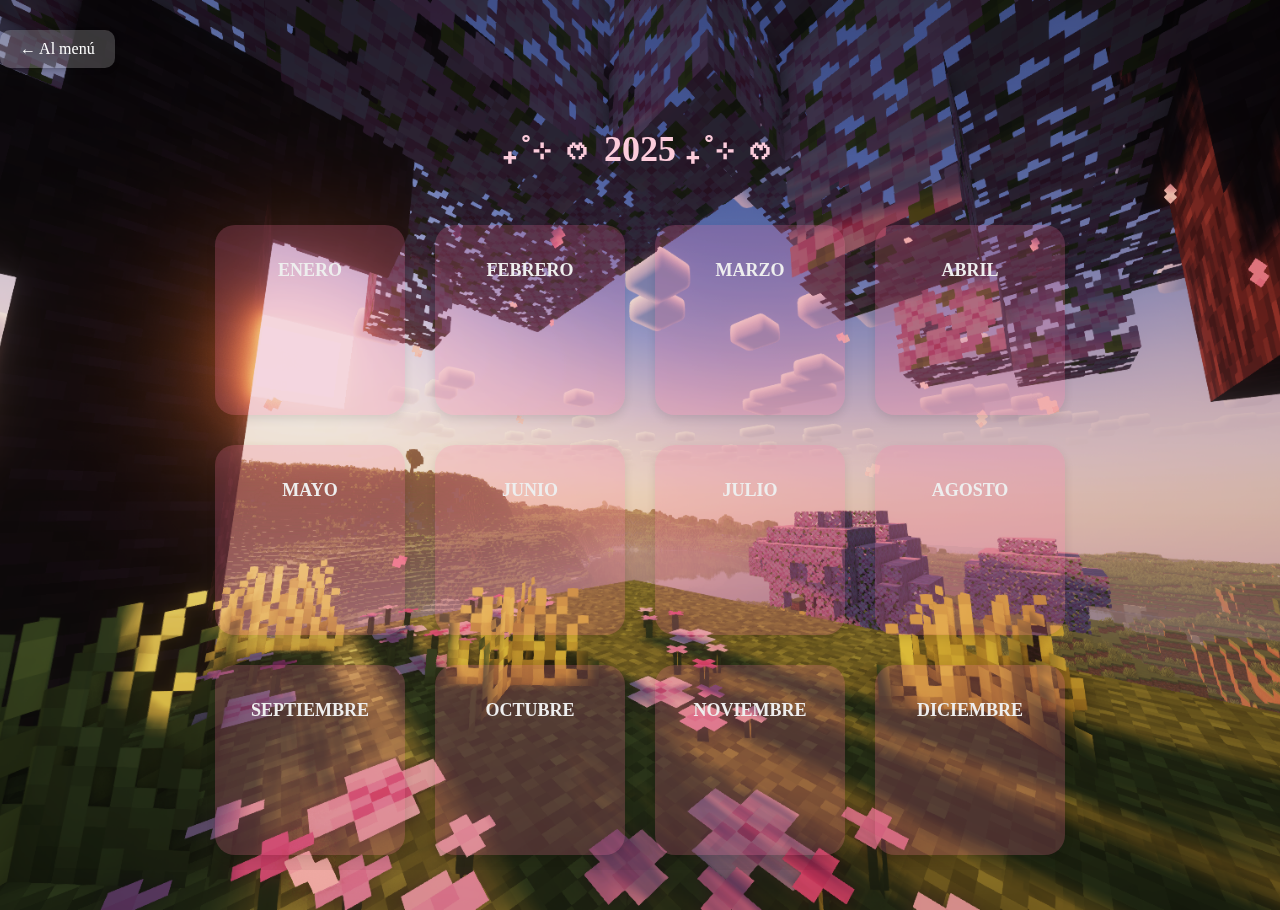
<file: index.html>
<a href="menu.html" class="back-button">← Al menú</a>

<!DOCTYPE html>
<html lang="en">
<head><link rel="stylesheet" href="style.css">

  <meta charset="UTF-8" />
  <title> Nuestro albumcito <3 </title>
  <link rel="stylesheet" href="style.css">
</head>
<body>
  <h1 class="title">₊˚⊹ ᰔ 2025 ₊˚⊹ ᰔ</h1>
  <div class="album-container">
    <div class="album-card" onclick="goToAlbum('january')"><h2>ENERO</h2></div>
    <div class="album-card" onclick="goToAlbum('february')"><h2>FEBRERO</h2></div>
    <div class="album-card" onclick="goToAlbum('march')"><h2>MARZO</h2></div>
    <div class="album-card" onclick="goToAlbum('april')"><h2>ABRIL</h2></div>
    <div class="album-card" onclick="goToAlbum('may')"><h2>MAYO</h2></div>
    <div class="album-card" onclick="goToAlbum('june')"><h2>JUNIO</h2></div>
    <div class="album-card" onclick="goToAlbum('july')"><h2>JULIO</h2></div>
    <div class="album-card" onclick="goToAlbum('august')"><h2>AGOSTO</h2></div>
    <div class="album-card" onclick="goToAlbum('september')"><h2>SEPTIEMBRE</h2></div>
    <div class="album-card" onclick="goToAlbum('october')"><h2>OCTUBRE</h2></div>
    <div class="album-card" onclick="goToAlbum('november')"><h2>NOVIEMBRE</h2></div>
    <div class="album-card" onclick="goToAlbum('december')"><h2>DICIEMBRE</h2></div>
  </div>

  <script>
  function goToAlbum(month) {
    window.location.href = month + ".html";
  }
</script>
</file>
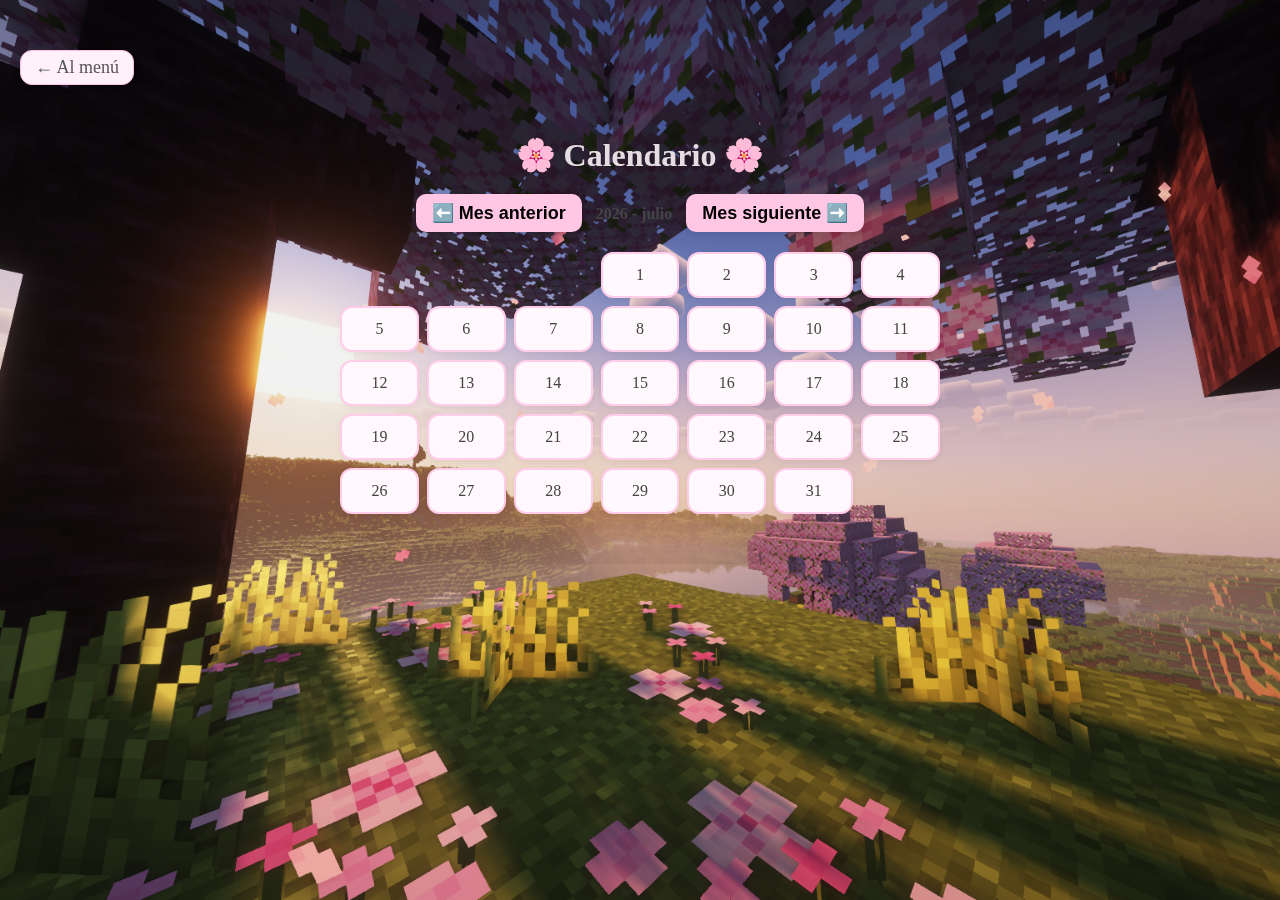
<file: Memories.html>
<!DOCTYPE html>
<html lang="en">
<head>
  <meta charset="UTF-8" />
  <title>Recordando las cosas como Tina Chan lo haría </title>
  <link rel="stylesheet" href="style.css" />
  <style>
    body {
  background: url('bg.jpg') no-repeat center center fixed;
  background-size: cover;

      font-family: "Comic Sans MS", cursive;
      margin: 0;
      padding: 20px;
      color: #444;
    }

    .back-button {
      text-decoration: none;
      color: #555;
      font-size: 18px;
      background: #fff0fa;
      padding: 6px 14px;
      border-radius: 12px;
      border: 1px solid #ffc2e3;
      box-shadow: 0 2px 6px rgba(0,0,0,0.1);
      transition: 0.2s;
    }

    .back-button:hover {
      background-color: #ffe3f1;
    }

    h1 {
      text-align: center;
      color: #e5dde2;
      font-size: 32px;
      margin-bottom: 20px;
    }

    .controls {
      text-align: center;
      margin-bottom: 20px;
    }

    .controls button {
      background: #ffc7e4;
      border: none;
      padding: 8px 16px;
      margin: 0 10px;
      border-radius: 10px;
      font-weight: bold;
      cursor: pointer;
      box-shadow: 0 2px 6px rgba(0,0,0,0.1);
    }

    .controls button:hover {
      background: #fdaed8;
    }

    .calendar {
      display: grid;
      grid-template-columns: repeat(7, 1fr);
      gap: 8px;
      max-width: 600px;
      margin: 0 auto 30px;
    }

    .day {
      position: relative;
      padding: 12px;
      background: #fff8fc;
      border: 2px solid #ffcce9;
      border-radius: 12px;
      text-align: center;
      cursor: pointer;
      box-shadow: 0 2px 6px rgba(0,0,0,0.05);
    }

    .day:hover {
      background: #ffecf6;
    }

    .heart {
      position: absolute;
      bottom: 6px;
      right: 6px;
      font-size: 14px;
      color: #f46dbd;
    }

    #diary-area {
      width: 100%;
      max-width: 600px;
      margin: 0 auto;
      background: #fff8fc;
      border: 2px solid #ffcce9;
      padding: 20px;
      border-radius: 18px;
      min-height: 300px;
      box-shadow: 0 5px 10px rgba(0,0,0,0.08);
    }

    textarea {
      width: 100%;
      height: 300px;
      border: none;
      background: transparent;
      resize: none;
      font-size: 16px;
      line-height: 1.6;
      color: #444;
    }

    button.save {
      margin-top: 15px;
      background: #ffc7e4;
      border: none;
      padding: 10px 18px;
      border-radius: 10px;
      font-weight: bold;
      cursor: pointer;
      box-shadow: 0 2px 6px rgba(0,0,0,0.1);
    }

    button.save:hover {
      background: #fdaed8;
    }
  </style>

</head>
<body>
  <a href="menu.html" class="back-button">← Al menú</a>
  <h1>🌸 Calendario 🌸</h1>

  <div class="controls">
    <button onclick="changeMonth(-1)">⬅️ Mes anterior</button>
    <strong id="monthYear"></strong>
    <button onclick="changeMonth(1)">Mes siguiente ➡️</button>
  </div>

  <div class="calendar" id="calendar"></div>

  <div id="diary-area" style="display:none;">
    <textarea id="diaryText" placeholder="Escribe aquí tu recuerdo bonito de hoy..."></textarea>
    <button class="save" onclick="saveEntry()">Guardar</button>
  </div>

  <script>
    const calendar = document.getElementById("calendar");
    const diaryArea = document.getElementById("diary-area");
    const diaryText = document.getElementById("diaryText");
    const monthYear = document.getElementById("monthYear");
    let currentDate = null;
    let currentMonth = new Date().getMonth();
    let currentYear = new Date().getFullYear();

    function generateCalendar(year, month) {
      calendar.innerHTML = "";
      const firstDay = new Date(year, month, 1).getDay();
      const daysInMonth = new Date(year, month + 1, 0).getDate();

      monthYear.textContent = `${year} - ${new Date(year, month).toLocaleString('es-ES', { month: 'long' })}`;

      for (let i = 0; i < firstDay; i++) {
        const empty = document.createElement("div");
        calendar.appendChild(empty);
      }

      for (let day = 1; day <= daysInMonth; day++) {
        const dateKey = `${year}-${(month+1).toString().padStart(2, '0')}-${day.toString().padStart(2, '0')}`;
        const entry = localStorage.getItem("memory-" + dateKey);
        const cell = document.createElement("div");
        cell.className = "day";
        cell.textContent = day;
        cell.onclick = () => openEntry(dateKey);

        if (entry && entry.trim() !== "") {
          const heart = document.createElement("div");
          heart.className = "heart";
          heart.textContent = "<3";
          cell.appendChild(heart);
        }

        calendar.appendChild(cell);
      }
    }

    function openEntry(date) {
      currentDate = date;
      const saved = localStorage.getItem("memory-" + date);
      diaryText.value = saved || "";
      diaryArea.style.display = "block";
    }

    function saveEntry() {
      if (!currentDate) {
        alert("¡Primero selecciona una fecha!");
        return;
      }
      localStorage.setItem("memory-" + currentDate, diaryText.value);
      alert("Guardado con éxito 🌼");
      generateCalendar(currentYear, currentMonth);
    }

    function changeMonth(offset) {
      currentMonth += offset;
      if (currentMonth < 0) {
        currentMonth = 11;
        currentYear--;
      } else if (currentMonth > 11) {
        currentMonth = 0;
        currentYear++;
      }
      generateCalendar(currentYear, currentMonth);
    }

    generateCalendar(currentYear, currentMonth);
  </script>
</body>
</html>
</file>
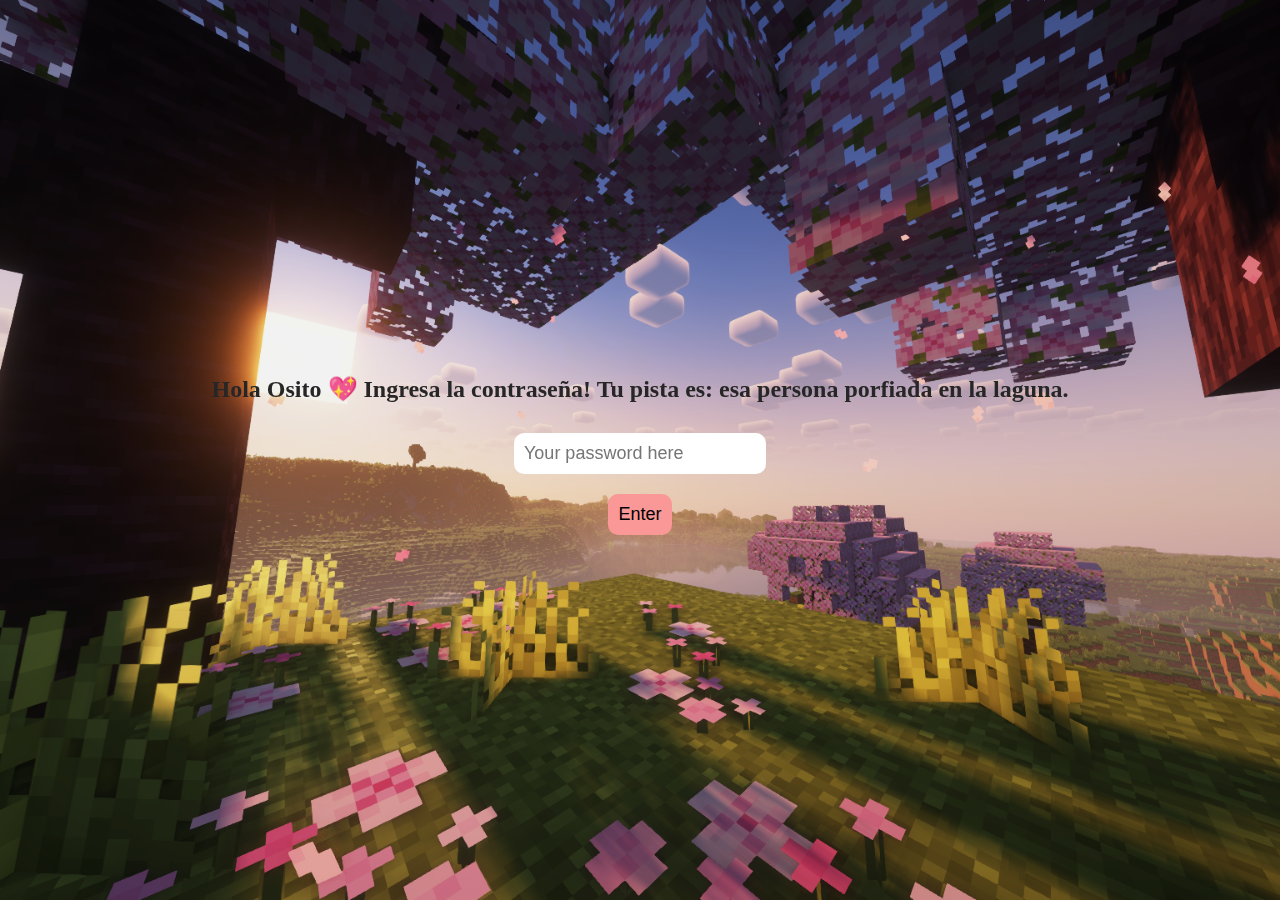
<file: password.html>
<!DOCTYPE html>
<html lang="en">
<head>
  <meta charset="UTF-8" />
  <title>Welcome 💌</title>
  <link rel="stylesheet" href="style.css" />
</head>
<body class="centered">
  <h2>Hola Osito 💖 Ingresa la contraseña!
    
    Tu pista es: esa persona porfiada en la laguna.
  </h2>
  <input type="password" id="passwordInput" placeholder="Your password here" />
  <button onclick="checkPassword()">Enter</button>

  <script src="script.js"></script>
</body>
</html>
</file>
<file: style.css>
body {
  font-family: 'Dancing script', cursive;
  background-image: url("bg.jpg");
  background-size: cover;
  background-repeat: no-repeat;
  background-position: center center;
  color: #272626;
  margin: 0;
  padding: 0;
  backdrop-filter: brightness(0.95);
}


/* Centered layout for password page */
.centered {
  display: flex;
  flex-direction: column;
  align-items: center;
  justify-content: center;
  height: 100vh;
}

/* Form elements */
input, button {
  padding: 10px;
  font-size: 18px;
  border-radius: 10px;
  border: none;
  margin: 10px;
}

button {
  background-color: #fa9797;
  cursor: pointer;
}

button:hover {
  background-color: #ffa4b2;
}

/* Title on homepage */
.title {
  text-align: center;
  font-size: 36px;
  margin-top: 30px;
  color: #fcccdb;
}

/* Album grid container */
.album-container {
  display: flex;
  flex-wrap: wrap;
  justify-content: center;
  margin: 40px auto;
  max-width: 900px;
}

/* Each album card */
.album-card {
  background-color: rgba(252, 112, 158, 0.219); /* softer pink + transparent */
  border-radius: 20px;
  box-shadow: 0 4px 10px rgba(0,0,0,0.1);
  width: 150px;
  height: 150px;
  margin: 15px;
  text-align: center;
  padding: 20px;
  cursor: pointer;
  transition: transform 0.2s ease;
}


.album-card h2 {
  font-size: 18px;
  color: #eeeeee;
}

.album-card:hover {
  transform: scale(1.05);
  background-color: #db6161;
}
.page-container {
  padding: 40px;
  max-width: 1000px;
  margin: auto;
}

.memory {
  display: flex;
  align-items: center;
  justify-content: center;
  margin-bottom: 40px;
  gap: 30px;
  flex-wrap: wrap;
}

.memory img {
  width: 300px;
  height: auto;
  border-radius: 20px;
  box-shadow: 0 4px 12px rgba(0,0,0,0.1);
}

.text-box {
  background-color: rgba(255, 240, 245, 0.8); /* soft pink with transparency */
  padding: 20px;
  border-radius: 20px;
  max-width: 400px;
  flex: 1;
  box-shadow: 0 4px 10px rgba(0,0,0,0.05);
}

.text-box h3 {
  margin-top: 0;
  color: #d6336c;
}

.text-box p {
  font-size: 16px;
  line-height: 1.5;
}
.menu-page {
  background-image: url("bg.jpg");
  background-size: cover;
  background-position: center;
  text-align: center;
  padding: 50px 20px;
  color: #fff;
}

.menu h1 {
  font-size: 36px;
  margin-bottom: 40px;
  text-shadow: 2px 2px 6px rgba(0,0,0,0.3);
}

.menu {
  display: flex;
  flex-direction: column;
  align-items: center;
  gap: 20px;
}

.menu-item {
  background-color: rgba(29, 22, 23, 0.295);
  border: none;
  border-radius: 15px;
  padding: 15px 25px;
  font-size: 20px;
  color: #fff;
  text-decoration: none;
  cursor: pointer;
  width: 250px;
  transition: transform 0.2s ease;
}

.menu-item:hover {
  transform: scale(1.05);
  background-color: rgba(255, 160, 180, 0.425);
}

.love-counter {
  position: fixed;
  top: 15px;
  right: 15px;
  background-color: rgba(255, 255, 255, 0.3);
  padding: 8px 12px;
  border-radius: 10px;
  color: #fff;
  font-size: 14px;
  text-shadow: 1px 1px 2px rgba(0,0,0,0.3);
}

.love-fact {
  margin-top: 30px;
  font-size: 18px;
  max-width: 400px;
  margin-inline: auto;
  background-color: rgba(8, 8, 8, 0.541);
  padding: 15px;
  border-radius: 15px;
}
.back-button {
  display: inline-block;
  margin: 30px auto;
  text-align: center;
  background-color: rgba(255, 255, 255, 0.2);
  padding: 10px 20px;
  color: #fff;
  font-size: 16px;
  text-decoration: none;
  border-radius: 10px;
  transition: background-color 0.3s ease;
  box-shadow: 0 2px 5px rgba(0,0,0,0.2);
}

.back-button:hover {
  background-color: rgba(255, 182, 193, 0.4);
}
.game-page {
  background-color: #ffeef5;
  display: flex;
  flex-direction: column;
  align-items: center;
  padding-top: 30px;
}

canvas {
  background-color: #fffce6;
  border: 4px solid #f9c2d1;
  border-radius: 20px;
  box-shadow: 0 0 20px rgba(0,0,0,0.1);
}
</file>
